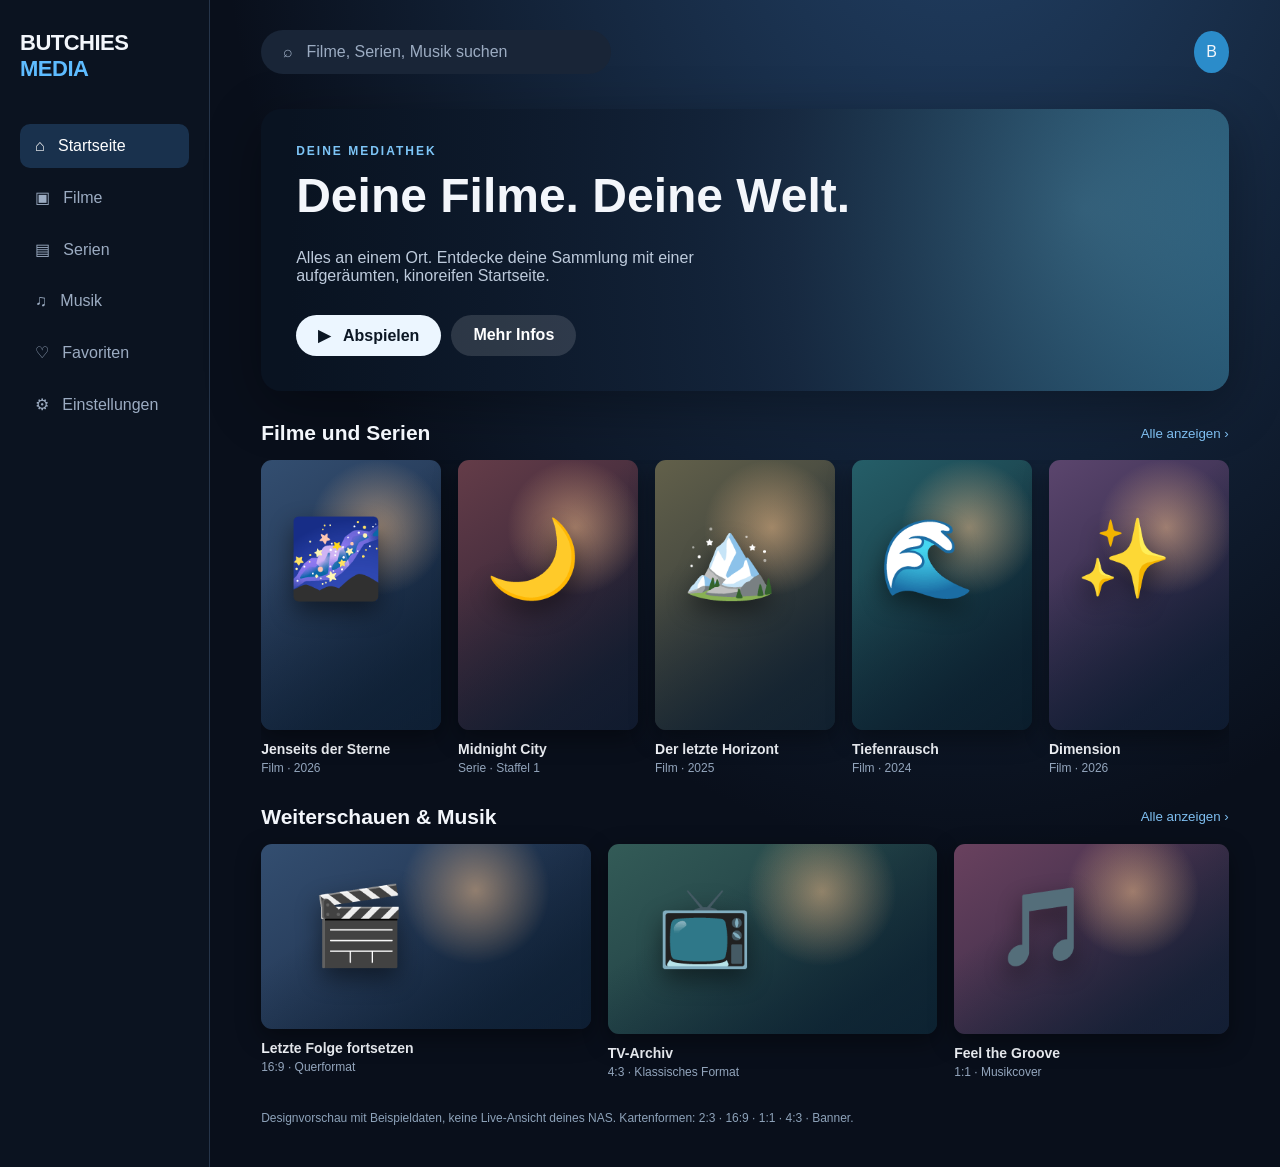
<file: preview/index.html>
<!doctype html><html lang="de"><head><meta charset="utf-8"><meta name="viewport" content="width=device-width,initial-scale=1"><title>Butchies Media Center | Designvorschau</title><style>
:root{color-scheme:dark;font-family:Inter,Segoe UI,Arial,sans-serif;background:#090f1b;color:#f3f6fb}*{box-sizing:border-box}body{margin:0;background:radial-gradient(ellipse at 75% -20%,#234369 0,transparent 55%),#090f1b}.shell{display:grid;grid-template-columns:210px 1fr;min-height:100vh}.sidebar{padding:30px 20px;background:#0c1422d9;border-right:1px solid #26354a}.brand{font-size:22px;font-weight:800;letter-spacing:-.5px;margin-bottom:42px}.brand b{color:#5ebcff}.nav{padding:13px 15px;border-radius:10px;color:#9cacc2;margin:7px 0}.nav.on{background:#19314d;color:#fff}.main{padding:30px clamp(20px,4vw,64px);max-width:1600px;width:100%}.top{display:flex;justify-content:space-between;align-items:center;margin-bottom:35px}.search{background:#192537;color:#9cacc2;padding:13px 22px;border-radius:24px;width:min(350px,55vw)}.avatar{border-radius:50%;background:#2b8cca;padding:12px}.hero{min-height:280px;border-radius:20px;background:linear-gradient(90deg,#091321 3%,#14243bdc 55%,#1e5270aa),radial-gradient(circle at 85% 35%,#79b5cc,#163048 45%,#0a1425 70%);display:flex;flex-direction:column;justify-content:end;padding:35px;box-shadow:0 15px 55px #0005}.eyebrow{font-size:12px;letter-spacing:2px;color:#7dc5f7;font-weight:800}.hero h1{font-size:clamp(28px,4vw,48px);margin:10px 0}.hero p{max-width:500px;color:#becbdc}.actions{display:flex;gap:10px;margin-top:14px}.actions span{background:#ecf6ff;color:#0c1724;border-radius:30px;padding:11px 22px;font-weight:700}.actions span+span{background:#ffffff22;color:white}.section{display:flex;justify-content:space-between;align-items:center;margin:30px 0 15px}.section h2{font-size:21px;margin:0}.section small{color:#7fbff1}.cards{display:flex;gap:17px;overflow:hidden}.card{min-width:0;flex:1}.art{width:100%;border-radius:11px;background:linear-gradient(145deg,#334e70,#17243d);box-shadow:0 8px 25px #0006;position:relative;overflow:hidden}.art:before{content:"";position:absolute;inset:0;background:radial-gradient(circle at 65% 25%,#f5c08b88,transparent 29%),linear-gradient(145deg,transparent 30%,#081b2d99 80%)}.art:after{content:attr(data-symbol);position:absolute;left:15%;top:20%;font-size:clamp(35px,6vw,85px);filter:drop-shadow(0 10px 12px #0007)}.poster{aspect-ratio:2/3}.wide{aspect-ratio:16/9}.square{aspect-ratio:1}.classic{aspect-ratio:4/3}.banner{aspect-ratio:1000/185}.card h3{font-size:14px;margin:11px 0 4px}.card p{font-size:12px;color:#93a5bc;margin:0}.mix{display:grid;grid-template-columns:1.2fr 1.2fr 1fr;gap:17px}.mix .art{max-height:190px}.note{font-size:12px;color:#8da2b9;margin-top:32px}@media(max-width:800px){.shell{display:block}.sidebar{display:none}.main{padding:20px}.cards .card:nth-child(n+4){display:none}.mix{grid-template-columns:1fr 1fr}.mix .card:last-child{display:none}}
</style></head><body><div class="shell"><aside class="sidebar"><div class="brand">BUTCHIES <b>MEDIA</b></div><div class="nav on">⌂ &nbsp; Startseite</div><div class="nav">▣ &nbsp; Filme</div><div class="nav">▤ &nbsp; Serien</div><div class="nav">♫ &nbsp; Musik</div><div class="nav">♡ &nbsp; Favoriten</div><div class="nav">⚙ &nbsp; Einstellungen</div></aside><main class="main"><header class="top"><div class="search">⌕ &nbsp; Filme, Serien, Musik suchen</div><div class="avatar">B</div></header><section class="hero"><div class="eyebrow">DEINE MEDIATHEK</div><h1>Deine Filme. Deine Welt.</h1><p>Alles an einem Ort. Entdecke deine Sammlung mit einer aufgeräumten, kinoreifen Startseite.</p><div class="actions"><span>▶ &nbsp; Abspielen</span><span>Mehr Infos</span></div></section><div class="section"><h2>Filme und Serien</h2><small>Alle anzeigen ›</small></div><div class="cards"><div class="card"><div class="art poster" data-symbol="🌌"></div><h3>Jenseits der Sterne</h3><p>Film · 2026</p></div><div class="card"><div class="art poster" style="background:linear-gradient(145deg,#643c48,#1c1a30)" data-symbol="🌙"></div><h3>Midnight City</h3><p>Serie · Staffel 1</p></div><div class="card"><div class="art poster" style="background:linear-gradient(145deg,#62604a,#1e2933)" data-symbol="🏔️"></div><h3>Der letzte Horizont</h3><p>Film · 2025</p></div><div class="card"><div class="art poster" style="background:linear-gradient(145deg,#255e68,#10222c)" data-symbol="🌊"></div><h3>Tiefenrausch</h3><p>Film · 2024</p></div><div class="card"><div class="art poster" style="background:linear-gradient(145deg,#5b456d,#161a33)" data-symbol="✨"></div><h3>Dimension</h3><p>Film · 2026</p></div></div><div class="section"><h2>Weiterschauen & Musik</h2><small>Alle anzeigen ›</small></div><div class="mix"><div class="card"><div class="art wide" data-symbol="🎬"></div><h3>Letzte Folge fortsetzen</h3><p>16:9 · Querformat</p></div><div class="card"><div class="art classic" style="background:linear-gradient(145deg,#335b57,#142d38)" data-symbol="📺"></div><h3>TV-Archiv</h3><p>4:3 · Klassisches Format</p></div><div class="card"><div class="art square" style="background:linear-gradient(145deg,#69415e,#22233e)" data-symbol="🎵"></div><h3>Feel the Groove</h3><p>1:1 · Musikcover</p></div></div><p class="note">Designvorschau mit Beispieldaten, keine Live-Ansicht deines NAS. Kartenformen: 2:3 · 16:9 · 1:1 · 4:3 · Banner.</p></main></div></body></html>
</file>
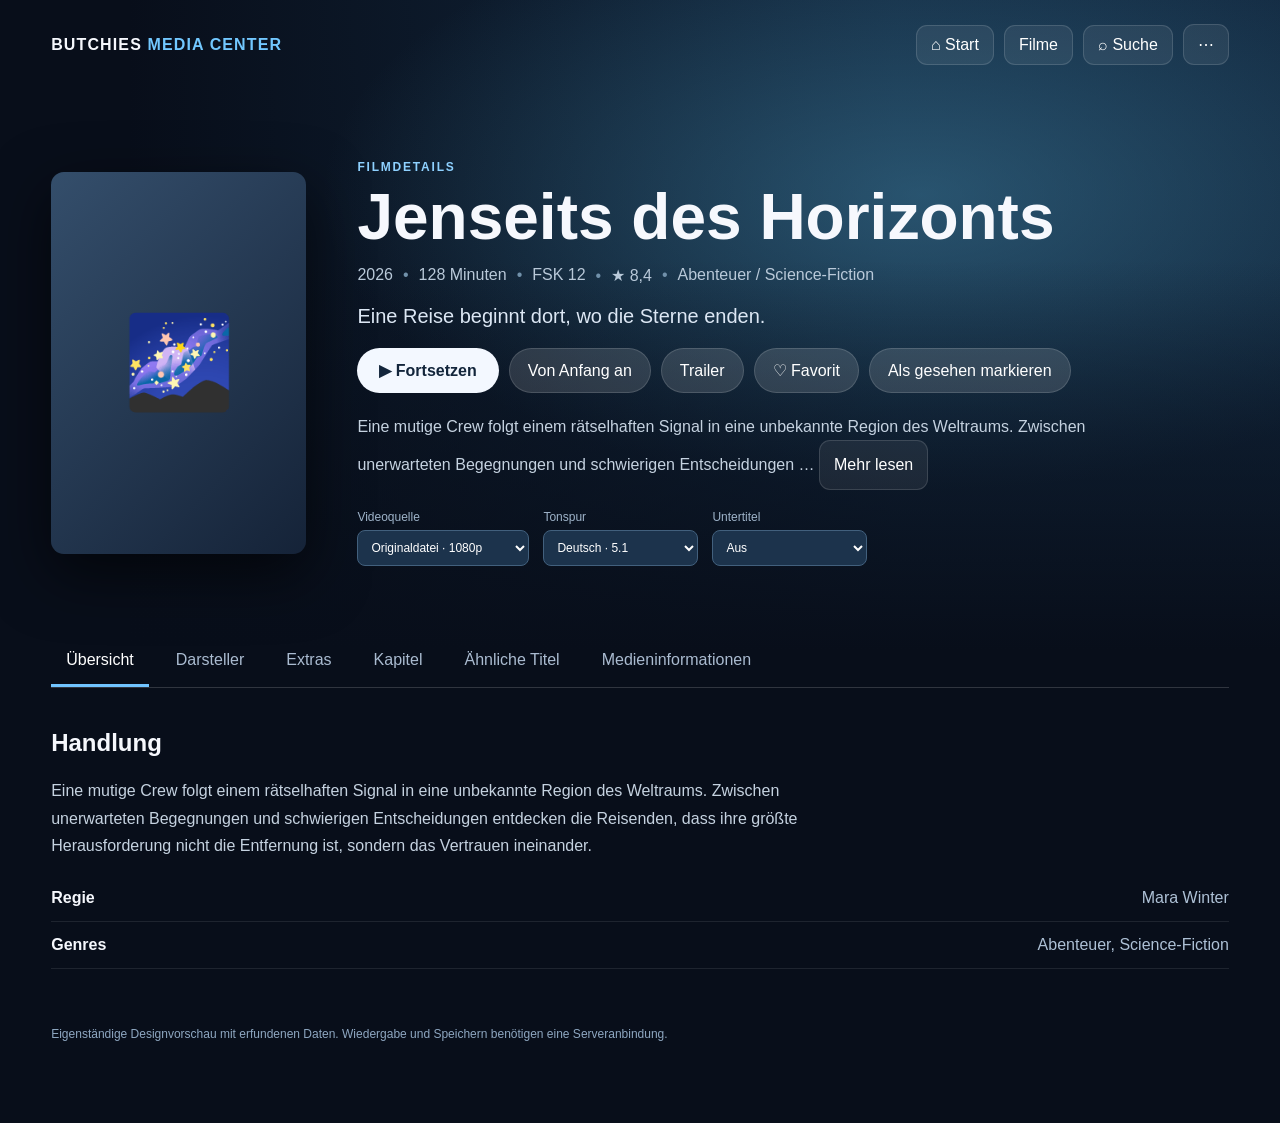
<file: design/film-detailseite/index.html>
<!doctype html><html lang="de"><head><meta charset="utf-8"><meta name="viewport" content="width=device-width, initial-scale=1"><title>Butchies Media Center – Filmdetails</title><link rel="stylesheet" href="movie-detail.css"></head><body><div id="app"></div><script src="movie-detail.js"></script></body></html>
</file>
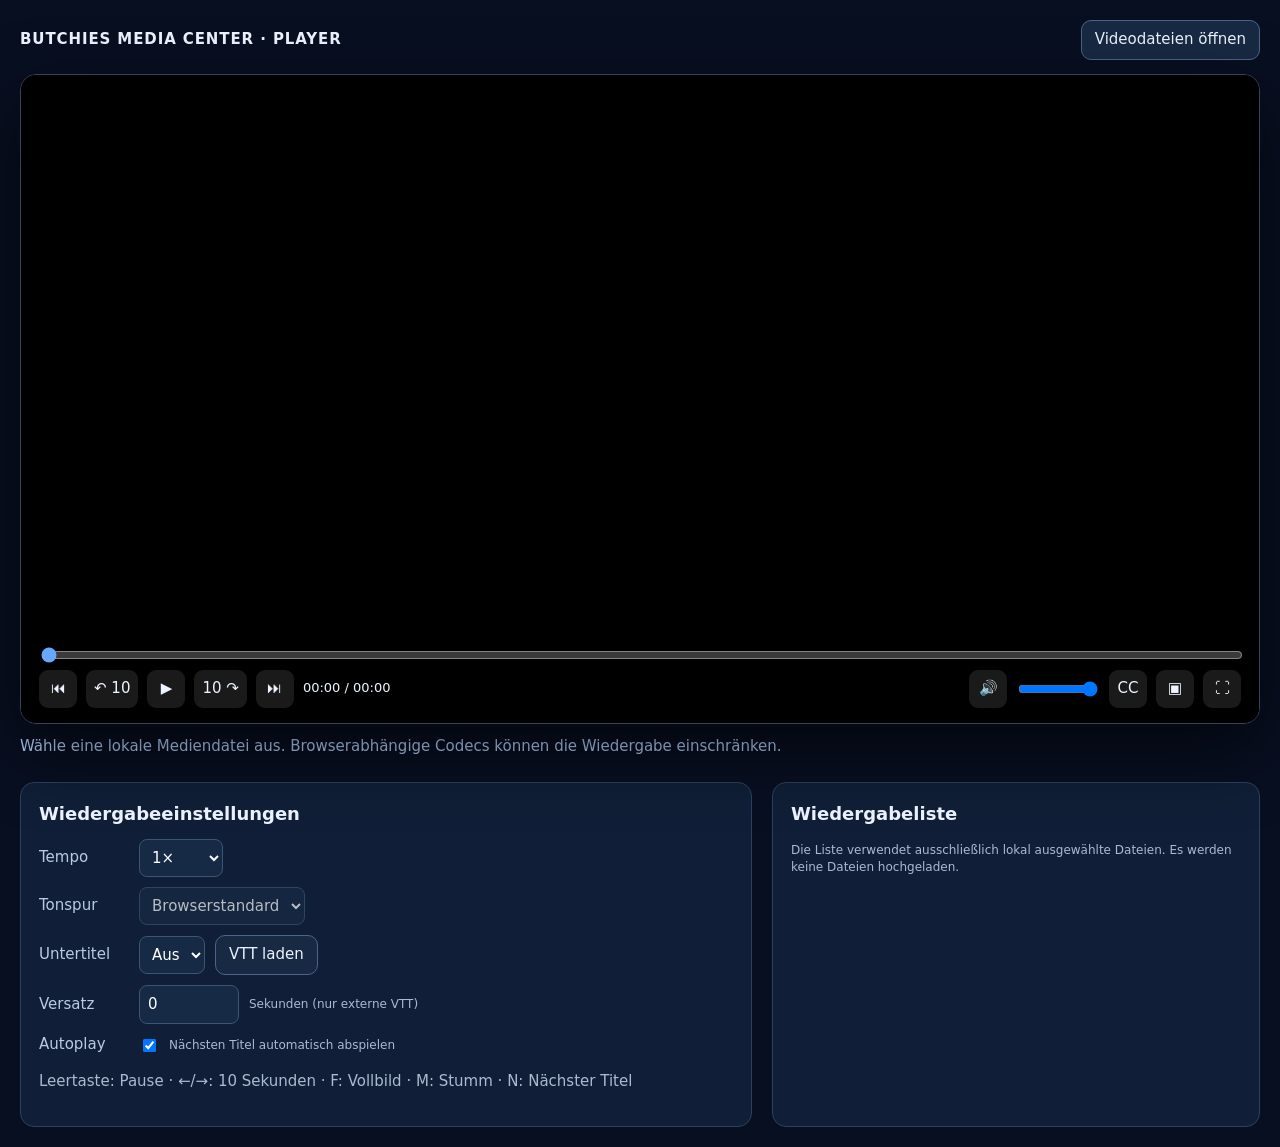
<file: design/player/index.html>
<!doctype html><html lang="de"><head><meta charset="utf-8"><meta name="viewport" content="width=device-width,initial-scale=1"><title>Butchies Media Center | Player</title><link rel="stylesheet" href="player.css"></head><body><main class="shell"><header class="top"><div class="brand">BUTCHIES MEDIA CENTER · PLAYER</div><button class="pill" id="openFile">Videodateien öffnen</button></header><input id="filePicker" type="file" accept="video/*,audio/*,.mkv,.mp4,.webm,.mov,.m4v,.mp3,.flac" multiple hidden><input id="subtitlePicker" type="file" accept=".vtt,text/vtt" hidden><section class="player" id="player"><video class="screen" id="video" playsinline preload="metadata"></video><div class="controls" id="controls"><input class="progress" id="seek" type="range" min="0" max="1000" value="0" aria-label="Wiedergabeposition"><div class="toolbar"><button id="previous" title="Vorheriger Titel">⏮</button><button id="back" title="10 Sekunden zurück">↶ 10</button><button id="play" title="Abspielen oder Pause">▶</button><button id="forward" title="10 Sekunden vor">10 ↷</button><button id="next" title="Nächster Titel">⏭</button><span class="time" id="clock">00:00 / 00:00</span><span class="spacer"></span><button id="mute" title="Stumm">🔊</button><input id="volume" type="range" min="0" max="1" step=".01" value="1" aria-label="Lautstärke" style="width:80px"><button id="subToggle" title="Untertitel">CC</button><button id="pip" title="Bild im Bild">▣</button><button id="fullscreen" title="Vollbild">⛶</button></div></div></section><div class="state" id="status" role="status">Wähle eine lokale Mediendatei aus. Browserabhängige Codecs können die Wiedergabe einschränken.</div><section class="panel"><article class="card"><h2>Wiedergabeeinstellungen</h2><div class="row"><label for="speed">Tempo</label><select id="speed"><option value=".5">0,5×</option><option value=".75">0,75×</option><option value="1" selected>1×</option><option value="1.25">1,25×</option><option value="1.5">1,5×</option><option value="2">2×</option></select></div><div class="row"><label for="audio">Tonspur</label><select id="audio" disabled><option>Browserstandard</option></select></div><div class="row"><label for="subtitle">Untertitel</label><select id="subtitle"><option value="off">Aus</option></select><button class="pill" id="addSub">VTT laden</button></div><div class="row"><label for="offset">Versatz</label><input id="offset" type="number" value="0" step=".5" style="width:100px"><span class="caption">Sekunden (nur externe VTT)</span></div><div class="row"><label for="autonext">Autoplay</label><input id="autonext" type="checkbox" checked><span class="caption">Nächsten Titel automatisch abspielen</span></div><p class="muted">Leertaste: Pause · ←/→: 10 Sekunden · F: Vollbild · M: Stumm · N: Nächster Titel</p></article><article class="card"><h2>Wiedergabeliste</h2><ol id="queue" class="queue"></ol><p class="caption">Die Liste verwendet ausschließlich lokal ausgewählte Dateien. Es werden keine Dateien hochgeladen.</p></article></section></main><script src="player.js"></script></body></html>
</file>
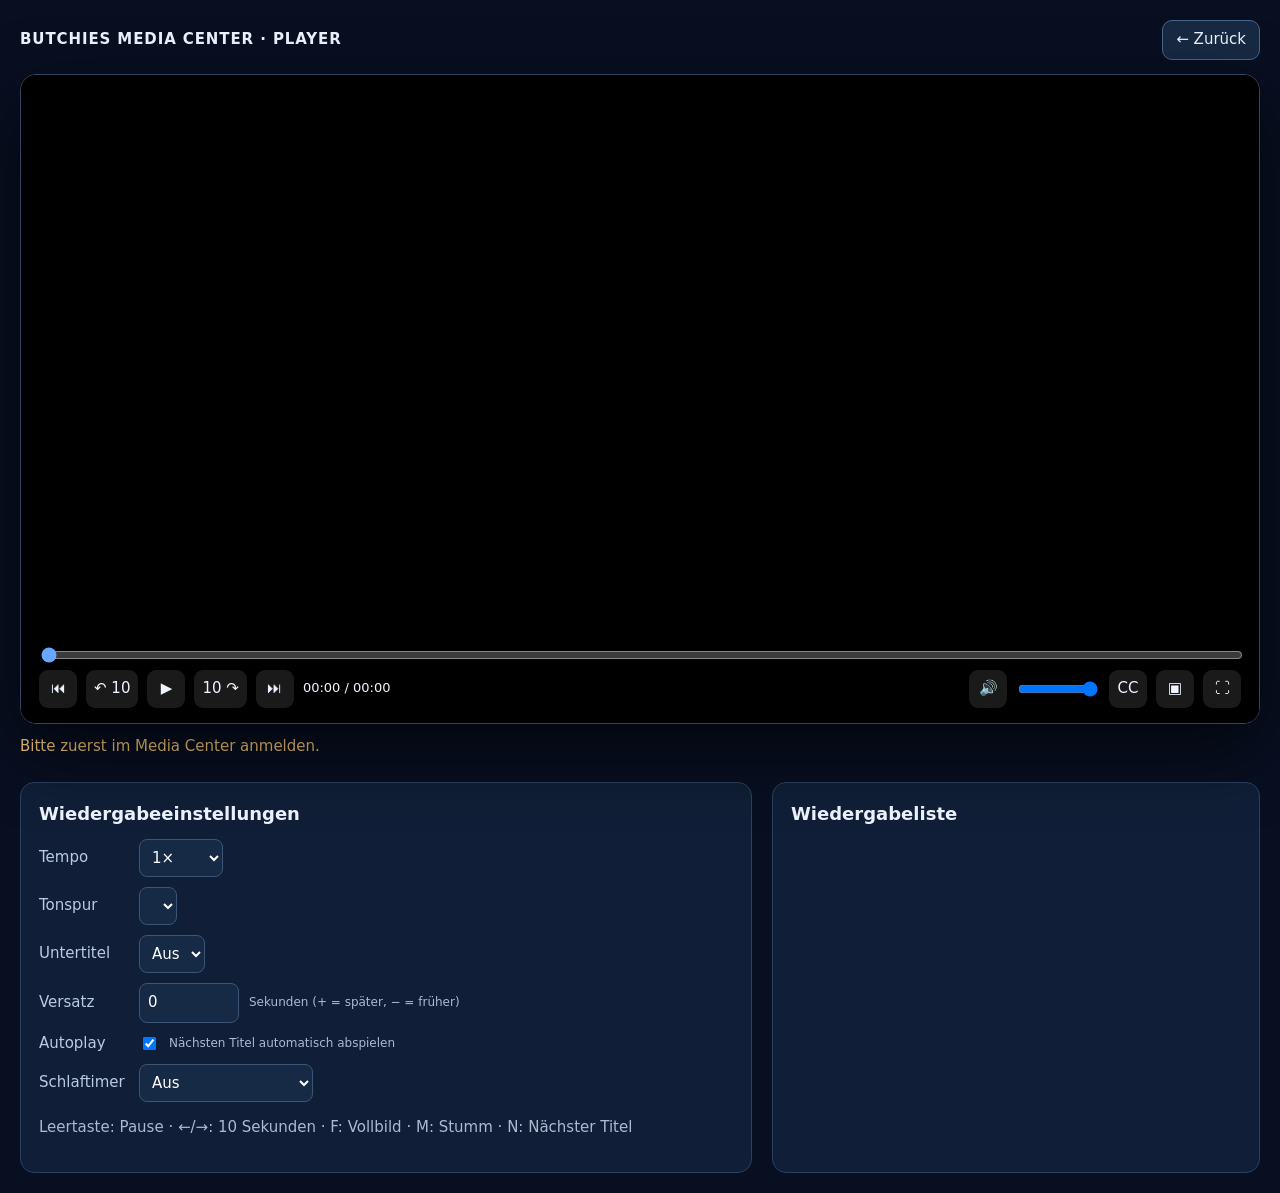
<file: app/bmcweb/play/index.html>
<!doctype html><html lang="de"><head><meta charset="utf-8"><meta name="viewport" content="width=device-width,initial-scale=1"><title>Butchies Media Center | Player</title><link rel="stylesheet" href="play.css"></head><body><main class="shell"><header class="top"><div class="brand">BUTCHIES MEDIA CENTER · PLAYER</div><a class="pill" id="back" href="#">← Zurück</a></header><h1 class="title" id="title"></h1><section class="player" id="player"><video class="screen" id="video" playsinline preload="metadata"></video><canvas id="pgs" hidden></canvas><div class="controls" id="controls"><div class="seekwrap"><input class="progress" id="seek" type="range" min="0" max="1000" value="0" aria-label="Wiedergabeposition"><div class="marks" id="marks"></div></div><div class="toolbar"><button id="previous" title="Vorheriger Titel">⏮</button><button id="rew" title="10 Sekunden zurück">↶ 10</button><button id="play" title="Abspielen oder Pause">▶</button><button id="forward" title="10 Sekunden vor">10 ↷</button><button id="next" title="Nächster Titel">⏭</button><span class="time" id="clock">00:00 / 00:00</span><span class="spacer"></span><button id="mute" title="Stumm">🔊</button><input id="volume" type="range" min="0" max="1" step=".01" value="1" aria-label="Lautstärke" style="width:80px"><button id="subToggle" title="Untertitel">CC</button><button id="pip" title="Bild im Bild">▣</button><button id="fullscreen" title="Vollbild">⛶</button></div></div></section><div class="state" id="status" role="status">Wird geladen …</div><section class="panel"><article class="card"><h2>Wiedergabeeinstellungen</h2><div class="row"><label for="speed">Tempo</label><select id="speed"><option value=".5">0,5×</option><option value=".75">0,75×</option><option value="1" selected>1×</option><option value="1.25">1,25×</option><option value="1.5">1,5×</option><option value="2">2×</option></select></div><div class="row"><label for="audio">Tonspur</label><select id="audio"></select></div><div class="row"><label for="subtitle">Untertitel</label><select id="subtitle"><option value="off">Aus</option></select></div><div class="row"><label for="offset">Versatz</label><input id="offset" type="number" value="0" step=".5" style="width:100px"><span class="caption">Sekunden (+ = später, − = früher)</span></div><div class="row"><label for="autonext">Autoplay</label><input id="autonext" type="checkbox" checked><span class="caption">Nächsten Titel automatisch abspielen</span></div><div class="row"><label for="sleep">Schlaftimer</label><select id="sleep"><option value="0">Aus</option><option value="15">15 Minuten</option><option value="30">30 Minuten</option><option value="45">45 Minuten</option><option value="60">60 Minuten</option><option value="90">90 Minuten</option><option value="120">120 Minuten</option><option value="end">Ende dieses Titels</option></select><span class="caption" id="sleepLeft"></span></div><p class="muted">Leertaste: Pause · ←/→: 10 Sekunden · F: Vollbild · M: Stumm · N: Nächster Titel</p></article><article class="card"><h2 id="listTitle">Wiedergabeliste</h2><ol id="queue" class="queue"></ol><p class="caption" id="listNote"></p></article></section></main><script src="../player/pgs.js"></script><script src="play.js"></script></body></html>
</file>
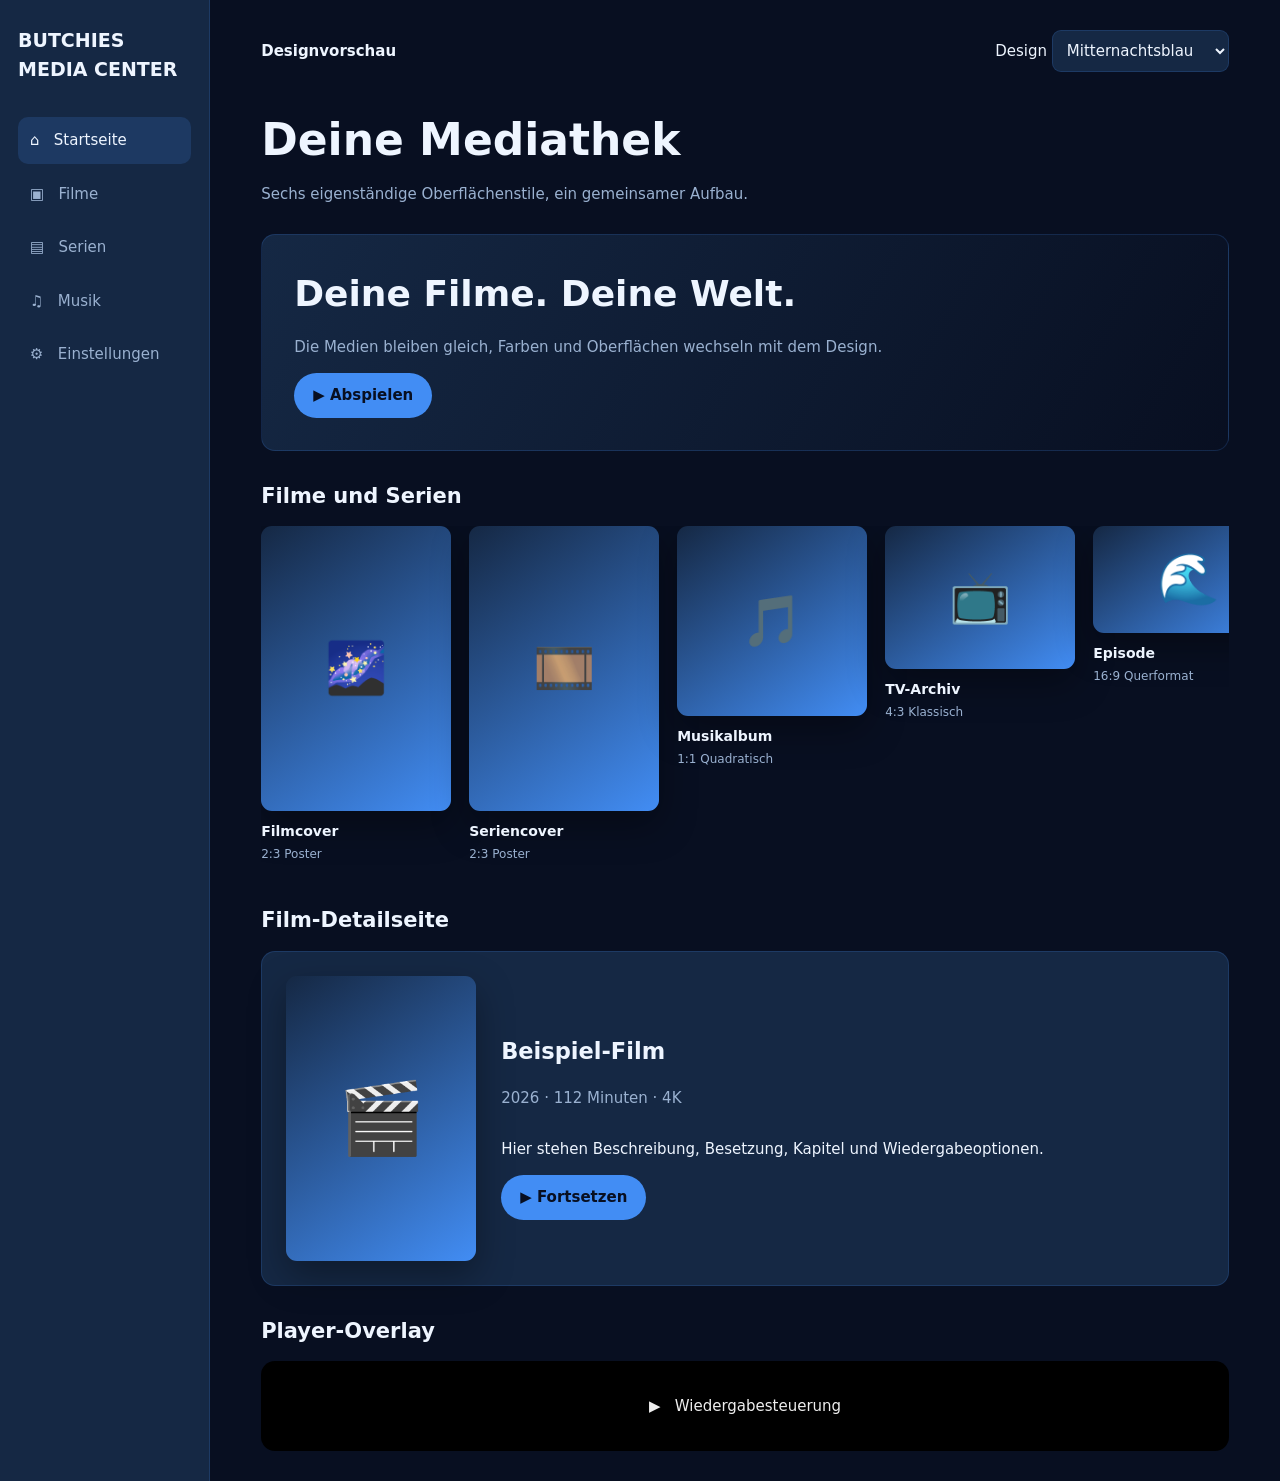
<file: design/designsystem/preview.html>
<!doctype html><html lang="de" data-bmc-theme="mitternachtsblau"><head><meta charset="utf-8"><meta name="viewport" content="width=device-width,initial-scale=1"><title>Butchies Media Center | Designs</title><link rel="stylesheet" href="butchies-ui.css"><link rel="stylesheet" href="themes/mitternachtsblau.css"><link rel="stylesheet" href="themes/kinosaal-rot.css"><link rel="stylesheet" href="themes/aurora.css"><link rel="stylesheet" href="themes/sonnenuntergang.css"><link rel="stylesheet" href="themes/smaragd.css"><link rel="stylesheet" href="themes/oled-schwarz.css"></head><body><div class="bmc-shell"><aside class="bmc-sidebar"><div class="bmc-brand">BUTCHIES MEDIA CENTER</div><div class="bmc-nav active">⌂ &nbsp; Startseite</div><div class="bmc-nav">▣ &nbsp; Filme</div><div class="bmc-nav">▤ &nbsp; Serien</div><div class="bmc-nav">♫ &nbsp; Musik</div><div class="bmc-nav">⚙ &nbsp; Einstellungen</div></aside><main class="bmc-main"><header class="bmc-header"><strong>Designvorschau</strong><label>Design <select class="bmc-select" id="theme"><option value="mitternachtsblau">Mitternachtsblau</option><option value="kinosaal-rot">Kinosaal Rot</option><option value="aurora">Aurora</option><option value="sonnenuntergang">Sonnenuntergang</option><option value="smaragd">Smaragd</option><option value="oled-schwarz">OLED Schwarz</option></select></label></header><h1 class="bmc-heading">Deine Mediathek</h1><p class="bmc-subtitle">Sechs eigenständige Oberflächenstile, ein gemeinsamer Aufbau.</p><section class="bmc-hero"><h2>Deine Filme. Deine Welt.</h2><p>Die Medien bleiben gleich, Farben und Oberflächen wechseln mit dem Design.</p><button class="bmc-action">▶ Abspielen</button></section><h2 class="bmc-section">Filme und Serien</h2><div class="bmc-cards"><article class="bmc-card"><div class="bmc-image" data-shape="poster">🌌</div><h3>Filmcover</h3><p>2:3 Poster</p></article><article class="bmc-card"><div class="bmc-image" data-shape="poster">🎞️</div><h3>Seriencover</h3><p>2:3 Poster</p></article><article class="bmc-card"><div class="bmc-image" data-shape="square">🎵</div><h3>Musikalbum</h3><p>1:1 Quadratisch</p></article><article class="bmc-card"><div class="bmc-image" data-shape="classic">📺</div><h3>TV-Archiv</h3><p>4:3 Klassisch</p></article><article class="bmc-card"><div class="bmc-image" data-shape="wide">🌊</div><h3>Episode</h3><p>16:9 Querformat</p></article></div><h2 class="bmc-section">Film-Detailseite</h2><section class="bmc-dialog bmc-details"><div class="bmc-image" data-shape="poster">🎬</div><div><h2>Beispiel-Film</h2><p class="bmc-subtitle">2026 · 112 Minuten · 4K</p><p>Hier stehen Beschreibung, Besetzung, Kapitel und Wiedergabeoptionen.</p><button class="bmc-action">▶ Fortsetzen</button></div></section><h2 class="bmc-section">Player-Overlay</h2><div class="bmc-player">▶ &nbsp; Wiedergabesteuerung</div></main></div><script>document.getElementById("theme").addEventListener("change",function(){document.documentElement.setAttribute("data-bmc-theme",this.value)});</script></body></html>
</file>
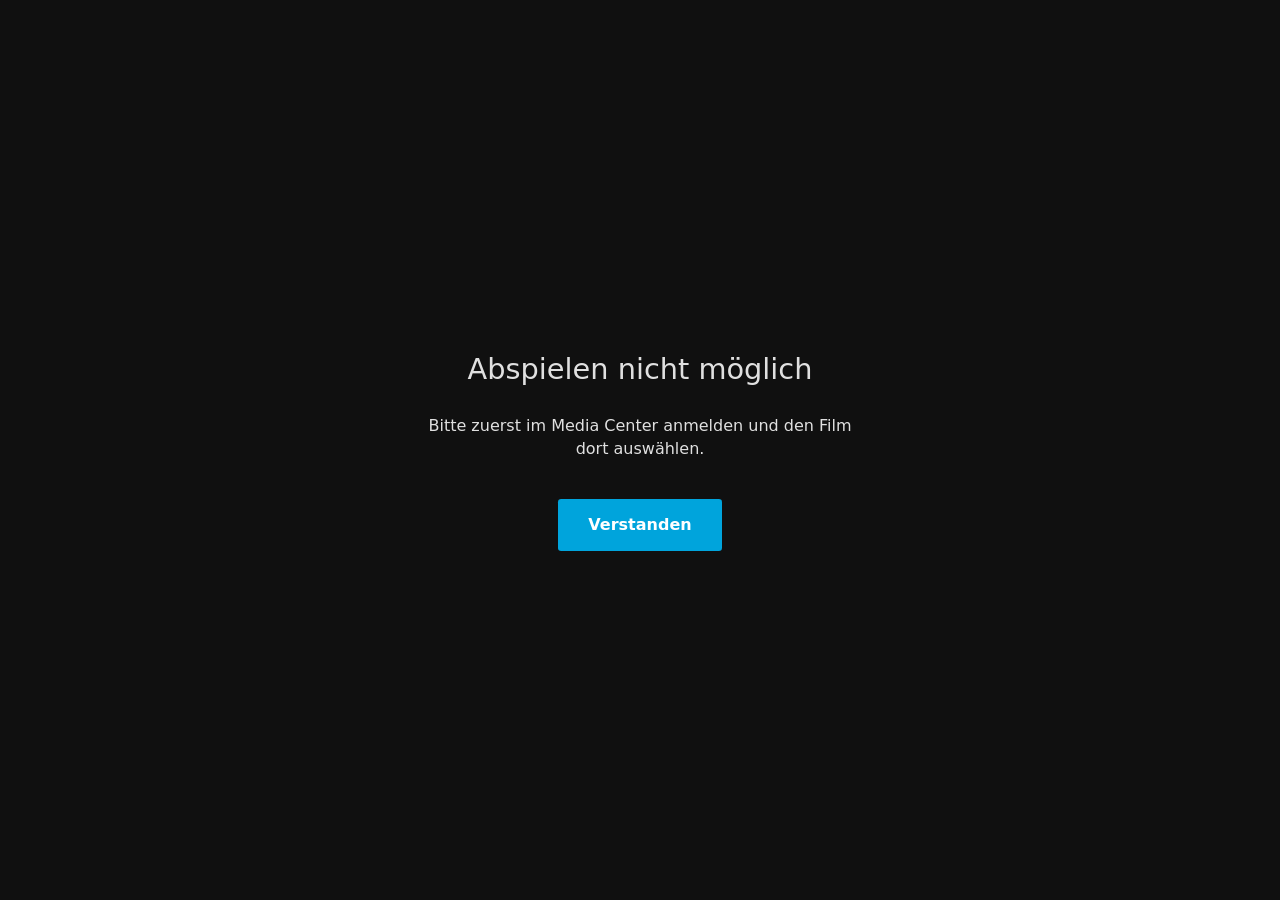
<file: app/bmcweb/player/player.html>
<!DOCTYPE html>
<html lang="de">
<head>
<meta charset="utf-8">
<meta name="viewport" content="width=device-width, initial-scale=1, viewport-fit=cover">
<meta name="theme-color" content="#000000">
<title>Jellyfin</title>
<link rel="stylesheet" href="player.css?v=2">
</head>
<body>
<div id="stage">
  <canvas id="screen"></canvas>
  <canvas id="pgs"></canvas>
  <div id="subs"></div>
  <div id="spinner"><div class="ring"></div><div id="spinText"></div></div>
  <button id="soundHint" hidden><svg viewBox="0 0 24 24"><path d="M16.5 12c0-1.77-1.02-3.29-2.5-4.03v2.21l2.45 2.45c.03-.2.05-.41.05-.63zm2.5 0c0 .94-.2 1.82-.54 2.64l1.51 1.51C20.63 14.91 21 13.5 21 12c0-4.28-2.99-7.86-7-8.77v2.06c2.89.86 5 3.54 5 6.71zM4.27 3L3 4.27 7.73 9H3v6h4l5 5v-6.73l4.25 4.25c-.67.52-1.42.93-2.25 1.18v2.06c1.38-.31 2.63-.95 3.69-1.81L19.73 21 21 19.73l-9-9L4.27 3zM12 4L9.91 6.09 12 8.18V4z"/></svg><span>Für Ton tippen</span></button>
  <div id="toast" hidden></div>
  <div id="error" hidden><div class="box"><h2 id="errTitle">Wiedergabefehler</h2><p id="errText"></p><button id="errBack">Verstanden</button></div></div>
  <div id="menu" hidden><div class="list"></div></div>
  <div id="ui">
    <div class="top">
      <button id="back" class="ic" title="Zurück" aria-label="Zurück"><svg viewBox="0 0 24 24"><path d="M20 11H7.83l5.59-5.59L12 4l-8 8 8 8 1.41-1.41L7.83 13H20v-2z"/></svg></button>
      <div class="ttl"><div id="title"></div><div id="sub"></div></div>
    </div>
    <div class="bottom">
      <div class="bar"><span id="cur">0:00</span><input id="seek" type="range" min="0" max="1000" value="0" step="1" aria-label="Position"><span id="rest">-0:00</span></div>
      <div class="row">
        <button id="rew" class="ic" title="Zurückspulen" aria-label="Zurückspulen"><svg viewBox="0 0 24 24"><path d="M11 18V6l-8.5 6 8.5 6zm.5-6l8.5 6V6l-8.5 6z"/></svg></button>
        <button id="play" class="ic" title="Pause" aria-label="Abspielen/Pause"><svg viewBox="0 0 24 24"><path id="playIcon" d="M6 19h4V5H6v14zm8-14v14h4V5h-4z"/></svg></button>
        <button id="fwd" class="ic" title="Vorspulen" aria-label="Vorspulen"><svg viewBox="0 0 24 24"><path d="M4 18l8.5-6L4 6v12zm9-12v12l8.5-6L13 6z"/></svg></button>
        <span id="endsAt"></span>
        <span class="sp"></span>
        <button id="fav" class="ic" title="Favorit" aria-label="Favorit"><svg viewBox="0 0 24 24"><path d="M12 21.35l-1.45-1.32C5.4 15.36 2 12.28 2 8.5 2 5.42 4.42 3 7.5 3c1.74 0 3.41.81 4.5 2.09C13.09 3.81 14.76 3 16.5 3 19.58 3 22 5.42 22 8.5c0 3.78-3.4 6.86-8.55 11.54L12 21.35z"/></svg></button>
        <button id="subBtn" class="ic" title="Untertitel" aria-label="Untertitel" hidden><svg viewBox="0 0 24 24"><path d="M19 4H5c-1.11 0-2 .9-2 2v12c0 1.1.89 2 2 2h14c1.1 0 2-.9 2-2V6c0-1.1-.9-2-2-2zm-8 7H9.5v-.5h-2v3h2V13H11v1c0 .55-.45 1-1 1H7c-.55 0-1-.45-1-1v-4c0-.55.45-1 1-1h3c.55 0 1 .45 1 1v1zm7 0h-1.5v-.5h-2v3h2V13H18v1c0 .55-.45 1-1 1h-3c-.55 0-1-.45-1-1v-4c0-.55.45-1 1-1h3c.55 0 1 .45 1 1v1z"/></svg></button>
        <button id="audioBtn" class="ic" title="Audio" aria-label="Audio" hidden><svg viewBox="0 0 24 24"><path d="M12 3v9.28c-.47-.17-.97-.28-1.5-.28C8.01 12 6 14.01 6 16.5S8.01 21 10.5 21c2.31 0 4.2-1.75 4.45-4H15V6h4V3h-7z"/></svg></button>
        <button id="mute" class="ic" title="Stumm" aria-label="Stumm"><svg viewBox="0 0 24 24"><path id="volIcon" d="M3 9v6h4l5 5V4L7 9H3zm13.5 3c0-1.77-1.02-3.29-2.5-4.03v8.05c1.48-.73 2.5-2.25 2.5-4.02zM14 3.23v2.06c2.89.86 5 3.54 5 6.71s-2.11 5.85-5 6.71v2.06c4.01-.91 7-4.49 7-8.77s-2.99-7.86-7-8.77z"/></svg></button>
        <input id="vol" type="range" min="0" max="100" value="100" aria-label="Lautstärke">
        <button id="full" class="ic" title="Vollbild" aria-label="Vollbild"><svg viewBox="0 0 24 24"><path id="fullIcon" d="M7 14H5v5h5v-2H7v-3zm-2-4h2V7h3V5H5v5zm12 7h-3v2h5v-5h-2v3zM14 5v2h3v3h2V5h-5z"/></svg></button>
      </div>
    </div>
  </div>
  <select id="audioSel" hidden></select><select id="subSel" hidden></select><button id="stop" hidden></button>
</div>
<script src="pgs.js?v=1"></script>
<script src="player.js?v=2"></script>
</body>
</html>
</file>
<file: design/film-detailseite/movie-detail.css>
:root{font-family:Segoe UI,Inter,Arial,sans-serif;color:#f6f8fd;background:#080e1a;color-scheme:dark}*{box-sizing:border-box}body{margin:0}button,select{font:inherit}button{cursor:pointer}.backdrop{position:absolute;inset:0 0 auto;height:650px;background:radial-gradient(ellipse at 72% 30%,#3d7b9b88,transparent 46%),linear-gradient(90deg,#080e1a 10%,#11263cdd 70%),linear-gradient(#1b3c59,#080e1a);pointer-events:none}.backdrop:after{content:"";position:absolute;inset:0;background:linear-gradient(0deg,#080e1a 0%,transparent 60%)}.wrap{position:relative;max-width:1420px;margin:auto;padding:24px clamp(18px,4vw,64px) 70px}.top{display:flex;align-items:center;justify-content:space-between;gap:12px}.brand{font-weight:800;letter-spacing:.07em}.brand b{color:#72c8ff}.nav{display:flex;gap:10px;align-items:center}.ghost{background:#ffffff12;color:#fff;border:1px solid #ffffff22;border-radius:11px;padding:10px 14px}.hero{display:grid;grid-template-columns:minmax(160px,255px) minmax(0,1fr);gap:clamp(20px,4vw,55px);margin-top:95px;align-items:center}.poster{aspect-ratio:2/3;background:linear-gradient(135deg,#344e6b,#152338);border-radius:13px;box-shadow:0 20px 60px #0009;display:flex;align-items:center;justify-content:center;font-size:90px}.eyebrow{color:#8ed1ff;font-size:12px;letter-spacing:.15em;font-weight:700}h1{font-size:clamp(32px,5vw,65px);line-height:1.05;margin:10px 0 15px}.meta{color:#b9c9d9;display:flex;flex-wrap:wrap;gap:10px}.meta span+span:before{content:"•";margin-right:10px;color:#7191aa}.tagline{font-size:20px;color:#dce7f4}.actions{display:flex;flex-wrap:wrap;gap:10px;margin:20px 0}.primary{background:#f3f8ff;color:#12253b;border:0;border-radius:25px;padding:12px 22px;font-weight:700}.secondary{background:#ffffff22;color:#fff;border:1px solid #ffffff24;border-radius:25px;padding:12px 18px}.secondary.active{background:#246da5}.overview{color:#c5d2e0;line-height:1.7;max-width:760px}.sources{display:flex;flex-wrap:wrap;gap:14px;margin-top:20px}.sources label{font-size:12px;color:#9eb3c9}.sources select{display:block;margin-top:6px;min-width:155px;background:#1c334c;color:#fff;border:1px solid #42607d;border-radius:8px;padding:9px}.tabs{display:flex;gap:12px;overflow-x:auto;border-bottom:1px solid #ffffff29;margin-top:70px}.tabs button{white-space:nowrap;background:none;color:#aabbd0;border:0;border-bottom:3px solid transparent;padding:15px}.tabs button.active{color:#fff;border-bottom-color:#71c4ff}.panel{padding:22px 0;min-height:220px}.cards{display:flex;gap:16px;overflow-x:auto;padding:8px 0}.card{flex:0 0 155px;background:#16263a;border:1px solid #ffffff12;border-radius:11px;padding:10px;text-align:left;color:#fff}.card .thumb{aspect-ratio:2/3;display:grid;place-items:center;border-radius:8px;background:linear-gradient(140deg,#365b76,#233249);font-size:45px}.card h3{font-size:14px;margin:10px 0 5px}.card p{font-size:12px;color:#aebed0;margin:0}.row{display:flex;justify-content:space-between;gap:20px;border-bottom:1px solid #ffffff17;padding:14px 0}.row span:last-child{color:#aec1d6}.menu{position:absolute;right:4vw;top:75px;z-index:5;background:#1b3047;border:1px solid #4a6781;border-radius:12px;min-width:230px;box-shadow:0 16px 40px #0008;padding:6px}.menu button{display:block;background:transparent;color:#fff;border:0;padding:12px;width:100%;text-align:left}.menu button:hover{background:#ffffff18}.notice{position:fixed;bottom:20px;right:20px;background:#1b4564;padding:14px 18px;border-radius:12px;box-shadow:0 10px 40px #0008;max-width:360px}.hint{color:#8ea7c1;font-size:12px;margin-top:36px}@media(max-width:700px){.hero{grid-template-columns:1fr;margin-top:42px}.poster{width:170px}.nav .ghost:nth-child(2){display:none}.tabs{margin-top:35px}}
</file>
<file: design/player/player.css>
*{box-sizing:border-box}html,body{margin:0;min-height:100%;background:#080f21;color:#edf4ff;font:15px/1.45 system-ui,sans-serif}button,select,input{font:inherit}button{color:inherit;cursor:pointer}button:focus-visible,select:focus-visible,input:focus-visible{outline:2px solid #6ab5ff;outline-offset:2px}.shell{max-width:1320px;margin:auto;padding:20px}.top{display:flex;justify-content:space-between;align-items:center;gap:15px;margin-bottom:14px}.brand{font-weight:800;letter-spacing:.06em}.pill{border:1px solid #4b6588;background:#182943;padding:8px 13px;border-radius:10px}.player{position:relative;background:#000;border:1px solid #34445d;border-radius:16px;overflow:hidden;box-shadow:0 25px 70px #0009}.screen{width:100%;aspect-ratio:16/9;max-height:72vh;display:block;background:#000}.controls{position:absolute;bottom:0;left:0;right:0;padding:55px 18px 15px;background:linear-gradient(transparent,#000e);opacity:1;transition:opacity .2s}.player.idle .controls{opacity:0;pointer-events:none}.progress{width:100%;accent-color:#68a7ff;cursor:pointer}.toolbar{display:flex;align-items:center;gap:9px;flex-wrap:wrap}.toolbar button{border:0;background:#ffffff1a;border-radius:9px;min-width:38px;padding:8px}.toolbar button:hover{background:#ffffff35}.spacer{flex:1}.time{font-variant-numeric:tabular-nums;font-size:13px}.panel{display:grid;grid-template-columns:1.5fr 1fr;gap:20px;margin-top:22px}.card{border:1px solid #2b4160;background:#101f37;border-radius:14px;padding:18px}.card h2{margin:0 0 12px;font-size:18px}.row{display:flex;align-items:center;gap:10px;flex-wrap:wrap;margin:10px 0}.row label{min-width:90px;color:#b9cbe3}.row select,.row input[type=number]{background:#172a45;border:1px solid #3a5575;color:#fff;border-radius:8px;padding:8px;max-width:100%}.muted{color:#aabbd0}.queue{padding-left:23px}.queue li{padding:6px;cursor:pointer}.queue li.active{color:#83baff;font-weight:700}.caption{font-size:12px;color:#aabbd0}.state{margin-top:12px;min-height:24px;color:#b4d5ff}@media(max-width:780px){.panel{grid-template-columns:1fr}.shell{padding:10px}.controls{padding:24px 8px 8px}.toolbar{gap:4px}.toolbar button{padding:5px}.time{font-size:11px}}
</file>
<file: app/bmcweb/play/play.css>
/* Butchies Media Center – Player. Gestaltung 1:1 aus design/player/player.css; unten nur Ergänzungen für die Serveranbindung. */
*{box-sizing:border-box}html,body{margin:0;min-height:100%;background:#080f21;color:#edf4ff;font:15px/1.45 system-ui,sans-serif}button,select,input{font:inherit}button{color:inherit;cursor:pointer}button:focus-visible,select:focus-visible,input:focus-visible{outline:2px solid #6ab5ff;outline-offset:2px}.shell{max-width:1320px;margin:auto;padding:20px}.top{display:flex;justify-content:space-between;align-items:center;gap:15px;margin-bottom:14px}.brand{font-weight:800;letter-spacing:.06em}.pill{border:1px solid #4b6588;background:#182943;padding:8px 13px;border-radius:10px}.player{position:relative;background:#000;border:1px solid #34445d;border-radius:16px;overflow:hidden;box-shadow:0 25px 70px #0009}.screen{width:100%;aspect-ratio:16/9;max-height:72vh;display:block;background:#000}.controls{position:absolute;bottom:0;left:0;right:0;padding:55px 18px 15px;background:linear-gradient(transparent,#000e);opacity:1;transition:opacity .2s}.player.idle .controls{opacity:0;pointer-events:none}.progress{width:100%;accent-color:#68a7ff;cursor:pointer}.toolbar{display:flex;align-items:center;gap:9px;flex-wrap:wrap}.toolbar button{border:0;background:#ffffff1a;border-radius:9px;min-width:38px;padding:8px}.toolbar button:hover{background:#ffffff35}.spacer{flex:1}.time{font-variant-numeric:tabular-nums;font-size:13px}.panel{display:grid;grid-template-columns:1.5fr 1fr;gap:20px;margin-top:22px}.card{border:1px solid #2b4160;background:#101f37;border-radius:14px;padding:18px}.card h2{margin:0 0 12px;font-size:18px}.row{display:flex;align-items:center;gap:10px;flex-wrap:wrap;margin:10px 0}.row label{min-width:90px;color:#b9cbe3}.row select,.row input[type=number]{background:#172a45;border:1px solid #3a5575;color:#fff;border-radius:8px;padding:8px;max-width:100%}.muted{color:#aabbd0}.queue{padding-left:23px}.queue li{padding:6px;cursor:pointer}.queue li.active{color:#83baff;font-weight:700}.caption{font-size:12px;color:#aabbd0}.state{margin-top:12px;min-height:24px;color:#b4d5ff}@media(max-width:780px){.panel{grid-template-columns:1fr}.shell{padding:10px}.controls{padding:24px 8px 8px}.toolbar{gap:4px}.toolbar button{padding:5px}.time{font-size:11px}}
/* --- Ergänzungen --- */
.top .pill{color:#edf4ff;text-decoration:none;white-space:nowrap}
.title{margin:0 0 14px;font-size:clamp(20px,3vw,30px)}
.title small{display:block;font-size:14px;font-weight:400;color:#aabbd0;margin-top:4px}
.player:fullscreen .screen{max-height:none;height:100vh;aspect-ratio:auto}
.player.idle{cursor:none}
.seekwrap{position:relative}
.marks{position:absolute;left:0;right:0;top:50%;height:0;pointer-events:none}
.marks i{position:absolute;top:-5px;width:2px;height:10px;background:#ffffffaa;border-radius:1px}
.toolbar button.on{background:#68a7ff55}
.queue li .sub{display:block;font-size:12px;color:#aabbd0;font-weight:400}
.state.warn{color:#ffcf7a}
.state button{margin-left:8px}
.screen::cue{background:#000a;font-size:calc(clamp(16px,2.4vw,30px) * var(--subsize,1))}
#pgs{position:absolute;left:0;top:0;width:100%;height:100%;object-fit:contain;pointer-events:none}
.player.audio .screen{aspect-ratio:auto;height:0;min-height:0}.player.audio .controls{position:static;padding-top:14px}
.player.audio.idle .controls{opacity:1;pointer-events:auto}.player.audio{cursor:auto}
</file>
<file: design/designsystem/butchies-ui.css>
*{box-sizing:border-box}body{margin:0;font:15px/1.5 system-ui,sans-serif;background:var(--bmc-background);color:var(--bmc-text)}button,select,input{font:inherit}button{cursor:pointer}.bmc-shell{display:grid;grid-template-columns:210px minmax(0,1fr);min-height:100vh}.bmc-sidebar{padding:26px 18px;background:var(--bmc-panel);border-right:1px solid var(--bmc-border)}.bmc-brand{font-weight:800;font-size:19px;margin-bottom:34px}.bmc-nav{padding:12px;border-radius:10px;color:var(--bmc-muted);margin-bottom:7px}.bmc-nav.active{color:var(--bmc-text);background:var(--bmc-hover)}.bmc-main{padding:30px clamp(20px,4vw,60px);min-width:0}.bmc-header{display:flex;align-items:center;justify-content:space-between;gap:20px}.bmc-heading{font-size:clamp(28px,4vw,44px);margin:35px 0 10px}.bmc-subtitle{color:var(--bmc-muted);margin:0 0 28px}.bmc-hero{background:linear-gradient(120deg,var(--bmc-panel),var(--bmc-background));border:1px solid var(--bmc-border);border-radius:var(--bmc-radius);padding:32px;margin:25px 0}.bmc-hero h2{font-size:clamp(24px,3vw,36px);margin:0 0 8px}.bmc-hero p{color:var(--bmc-muted)}.bmc-action{border:0;border-radius:30px;background:var(--bmc-accent);color:var(--bmc-background);font-weight:700;padding:11px 19px}.bmc-select{background:var(--bmc-panel);color:var(--bmc-text);border:1px solid var(--bmc-border);border-radius:9px;padding:10px}.bmc-section{font-size:21px;margin:30px 0 14px}.bmc-cards{display:flex;align-items:start;gap:var(--bmc-gap);overflow-x:auto;padding-bottom:12px}.bmc-card{flex:0 0 clamp(130px,17vw,190px)}.bmc-image{border-radius:11px;background:linear-gradient(145deg,var(--bmc-panel),var(--bmc-accent));display:flex;align-items:center;justify-content:center;font-size:50px;box-shadow:var(--bmc-shadow);overflow:hidden}.bmc-image[data-shape="poster"]{aspect-ratio:2/3}.bmc-image[data-shape="wide"]{aspect-ratio:16/9}.bmc-image[data-shape="square"]{aspect-ratio:1}.bmc-image[data-shape="classic"]{aspect-ratio:4/3}.bmc-image[data-shape="banner"]{aspect-ratio:1000/185}.bmc-card h3{font-size:14px;margin:10px 0 3px}.bmc-card p{color:var(--bmc-muted);font-size:12px;margin:0}.bmc-details{display:grid;grid-template-columns:190px 1fr;gap:25px;align-items:center}.bmc-details .bmc-image{font-size:70px}.bmc-dialog{background:var(--bmc-panel);padding:24px;border-radius:var(--bmc-radius);border:1px solid var(--bmc-border)}.bmc-player{background:#000;border-radius:var(--bmc-radius);min-height:90px;display:flex;align-items:center;justify-content:center;color:#eee}@media(max-width:760px){.bmc-shell{display:block}.bmc-sidebar{display:none}.bmc-main{padding:20px}.bmc-details{grid-template-columns:110px 1fr}.bmc-card{flex-basis:140px}}
</file>
<file: design/designsystem/themes/mitternachtsblau.css>
/* Mitternachtsblau: eigenständiges Butchies-Design */
[data-bmc-theme="mitternachtsblau"] {
  --bmc-background:#080f21;--bmc-panel:#152844;--bmc-accent:#428df4;
  --bmc-text:#eef5ff;--bmc-muted:#9ab1d0;--bmc-border:color-mix(in srgb,#428df4 18%,transparent);
  --bmc-hover:color-mix(in srgb,#428df4 17%,#152844);
  --bmc-shadow:0 14px 36px rgba(0,0,0,.35);
  --bmc-radius:14px;--bmc-gap:18px;
}
</file>
<file: design/designsystem/themes/kinosaal-rot.css>
/* Kinosaal Rot: eigenständiges Butchies-Design */
[data-bmc-theme="kinosaal-rot"] {
  --bmc-background:#170b12;--bmc-panel:#321721;--bmc-accent:#d84555;
  --bmc-text:#fff0f0;--bmc-muted:#c6a0aa;--bmc-border:color-mix(in srgb,#d84555 18%,transparent);
  --bmc-hover:color-mix(in srgb,#d84555 17%,#321721);
  --bmc-shadow:0 14px 36px rgba(0,0,0,.35);
  --bmc-radius:14px;--bmc-gap:18px;
}
</file>
<file: design/designsystem/themes/aurora.css>
/* Aurora: eigenständiges Butchies-Design */
[data-bmc-theme="aurora"] {
  --bmc-background:#08171d;--bmc-panel:#18333c;--bmc-accent:#4ccac2;
  --bmc-text:#ecffff;--bmc-muted:#9fc8d0;--bmc-border:color-mix(in srgb,#4ccac2 18%,transparent);
  --bmc-hover:color-mix(in srgb,#4ccac2 17%,#18333c);
  --bmc-shadow:0 14px 36px rgba(0,0,0,.35);
  --bmc-radius:14px;--bmc-gap:18px;
}
</file>
<file: design/designsystem/themes/sonnenuntergang.css>
/* Sonnenuntergang: eigenständiges Butchies-Design */
[data-bmc-theme="sonnenuntergang"] {
  --bmc-background:#1b1025;--bmc-panel:#382038;--bmc-accent:#f28d57;
  --bmc-text:#fff2eb;--bmc-muted:#d5b3c5;--bmc-border:color-mix(in srgb,#f28d57 18%,transparent);
  --bmc-hover:color-mix(in srgb,#f28d57 17%,#382038);
  --bmc-shadow:0 14px 36px rgba(0,0,0,.35);
  --bmc-radius:14px;--bmc-gap:18px;
}
</file>
<file: design/designsystem/themes/smaragd.css>
/* Smaragd: eigenständiges Butchies-Design */
[data-bmc-theme="smaragd"] {
  --bmc-background:#081c17;--bmc-panel:#17392d;--bmc-accent:#39bd89;
  --bmc-text:#ecfff5;--bmc-muted:#9bcab8;--bmc-border:color-mix(in srgb,#39bd89 18%,transparent);
  --bmc-hover:color-mix(in srgb,#39bd89 17%,#17392d);
  --bmc-shadow:0 14px 36px rgba(0,0,0,.35);
  --bmc-radius:14px;--bmc-gap:18px;
}
</file>
<file: design/designsystem/themes/oled-schwarz.css>
/* OLED Schwarz: eigenständiges Butchies-Design */
[data-bmc-theme="oled-schwarz"] {
  --bmc-background:#000000;--bmc-panel:#141414;--bmc-accent:#bfc4cc;
  --bmc-text:#ffffff;--bmc-muted:#a3a6ac;--bmc-border:color-mix(in srgb,#bfc4cc 18%,transparent);
  --bmc-hover:color-mix(in srgb,#bfc4cc 17%,#141414);
  --bmc-shadow:0 14px 36px rgba(0,0,0,.35);
  --bmc-radius:14px;--bmc-gap:18px;
}
</file>
<file: app/bmcweb/player/player.css>
/* Aussehen bewusst wie der Jellyfin-Player im Browser, damit der Wechsel nicht auffällt. */
*{box-sizing:border-box}
html,body{margin:0;height:100%;background:#000;color:rgba(255,255,255,.87);font-family:"Noto Sans","Noto Sans HK","Noto Sans JP","Noto Sans KR","Noto Sans SC","Noto Sans TC",system-ui,sans-serif;
  overflow:hidden;-webkit-tap-highlight-color:transparent;-webkit-font-smoothing:antialiased;user-select:none;-webkit-user-select:none}
#stage{position:fixed;inset:0;background:#000;touch-action:manipulation}
#screen,#pgs{position:absolute;left:50%;top:50%;transform:translate(-50%,-50%);max-width:100%;max-height:100%}
#pgs{pointer-events:none}
#subs{position:absolute;left:5%;right:5%;bottom:6%;text-align:center;color:#fff;font-size:clamp(17px,3.1vw,38px);line-height:1.35;
  text-shadow:#000 0 0 4px,#000 0 0 7px;white-space:pre-line;pointer-events:none}
/* Ladekreis wie Jellyfin */
#spinner{position:absolute;inset:0;display:flex;flex-direction:column;align-items:center;justify-content:center;gap:12px;pointer-events:none}
#spinner[hidden]{display:none}
.ring{width:4em;height:4em;border-radius:50%;border:.36em solid transparent;border-top-color:#00a4dc;border-left-color:#00a4dc;animation:rot 1s linear infinite}
@keyframes rot{to{transform:rotate(360deg)}}
#spinText{font-size:14px;opacity:.7;text-align:center;max-width:80vw}
#spinText:empty{display:none}
#soundHint{position:absolute;left:50%;top:max(4.5em,8vh);transform:translateX(-50%);z-index:4;display:flex;align-items:center;gap:.5em;
  background:rgba(0,0,0,.65);color:#fff;border:0;border-radius:2em;padding:.55em 1.1em;font:inherit;font-size:14px;cursor:pointer}
#soundHint svg{width:1.4em;height:1.4em;fill:currentColor}
#soundHint[hidden]{display:none}
#toast{position:absolute;left:50%;bottom:7.5em;transform:translateX(-50%);z-index:4;background:rgba(0,0,0,.75);color:#fff;border-radius:.3em;
  padding:.7em 1.2em;font-size:14px;max-width:90vw;text-align:center;pointer-events:none}
#toast[hidden]{display:none}
/* Fehlerfenster wie Jellyfin */
#error{position:absolute;inset:0;display:flex;align-items:center;justify-content:center;background:#101010;z-index:6}
#error[hidden]{display:none}
#error .box{max-width:min(92vw,28em);text-align:center;line-height:1.45}
#error h2{font-weight:400;font-size:1.8em;margin:0 0 .8em}
#error button{margin-top:1.4em;background:#00a4dc;color:#fff;border:0;border-radius:.2em;padding:.9em 1.9em;font:inherit;font-weight:600;cursor:pointer}
/* Bedienleisten */
#ui{position:absolute;inset:0;display:flex;flex-direction:column;justify-content:space-between;opacity:0;transition:opacity .3s ease-out;pointer-events:none}
body.ui-on #ui{opacity:1}
body.ui-on .top,body.ui-on .bottom{pointer-events:auto}
body:not(.ui-on){cursor:none}
.top{display:flex;align-items:center;gap:.4em;padding:max(.3em,env(safe-area-inset-top)) .5em 2.5em;background:linear-gradient(rgba(0,0,0,.6),rgba(0,0,0,0))}
.ttl{flex:1;min-width:0;padding-left:.3em}
#title{font-size:1.15em;white-space:nowrap;overflow:hidden;text-overflow:ellipsis;color:#fff}
#sub{font-size:.85em;opacity:.7}
#sub:empty{display:none}
.bottom{padding:2.5em 1em max(.6em,env(safe-area-inset-bottom));background:linear-gradient(rgba(0,0,0,0),rgba(0,0,0,.7))}
.bar{display:flex;align-items:center;gap:.9em;font-size:.9em}
.bar span{min-width:3.6em;text-align:center;font-variant-numeric:tabular-nums}
.row{display:flex;align-items:center;gap:.1em;margin-top:.3em}
.sp{flex:1}
#endsAt{margin-left:1.2em;font-size:.9em;opacity:.9;white-space:nowrap}
.ic{background:none;border:0;color:#fff;width:2.8em;height:2.8em;border-radius:50%;cursor:pointer;display:inline-flex;align-items:center;justify-content:center;padding:.5em;flex-shrink:0}
.ic:hover{background:rgba(255,255,255,.12)}
.ic svg{width:100%;height:100%;fill:currentColor}
.ic[hidden]{display:none}
#fav.on{color:#cc3333}
/* Schieberegler wie Jellyfin (dünn, blau) */
input[type=range]{-webkit-appearance:none;appearance:none;background:transparent;cursor:pointer;height:1.6em;margin:0;min-width:0}
input[type=range]::-webkit-slider-runnable-track{height:.25em;border-radius:.15em;background:linear-gradient(#00a4dc,#00a4dc) 0/var(--p,0%) 100% no-repeat,rgba(255,255,255,.3)}
input[type=range]::-moz-range-track{height:.25em;border-radius:.15em;background:rgba(255,255,255,.3)}
input[type=range]::-moz-range-progress{height:.25em;border-radius:.15em;background:#00a4dc}
input[type=range]::-webkit-slider-thumb{-webkit-appearance:none;width:1.08em;height:1.08em;border-radius:50%;background:#00a4dc;border:0;margin-top:-.42em}
input[type=range]::-moz-range-thumb{width:1.08em;height:1.08em;border-radius:50%;background:#00a4dc;border:0}
#seek{flex:1}
#vol{width:7em;margin:0 .4em}
/* Auswahlmenü (Ton/Untertitel) wie die Jellyfin-Aktionsliste */
#menu{position:absolute;inset:0;z-index:5;display:flex;align-items:flex-end;justify-content:flex-end;padding:0 1em 6em}
#menu[hidden]{display:none}
#menu .list{background:#202020;border-radius:.3em;min-width:14em;max-width:min(92vw,26em);max-height:60vh;overflow:auto;padding:.4em 0;box-shadow:0 .3em 1.2em rgba(0,0,0,.6)}
#menu .it{display:flex;align-items:center;gap:.8em;width:100%;background:none;border:0;color:#fff;font:inherit;text-align:left;padding:.75em 1.2em;cursor:pointer}
#menu .it:hover,#menu .it:focus{background:rgba(255,255,255,.1);outline:0}
#menu .chk{width:1.2em;color:#00a4dc;font-weight:700;flex-shrink:0}
#menu .hd{padding:.6em 1.2em .3em;font-size:.85em;opacity:.6}
@media (max-width:600px){
  #vol,#endsAt{display:none}
  .ic{width:2.6em;height:2.6em}
  .bottom{padding-left:.4em;padding-right:.4em}
  .bar{gap:.4em}
  #menu{justify-content:center;padding-bottom:5em}
}
</file>
